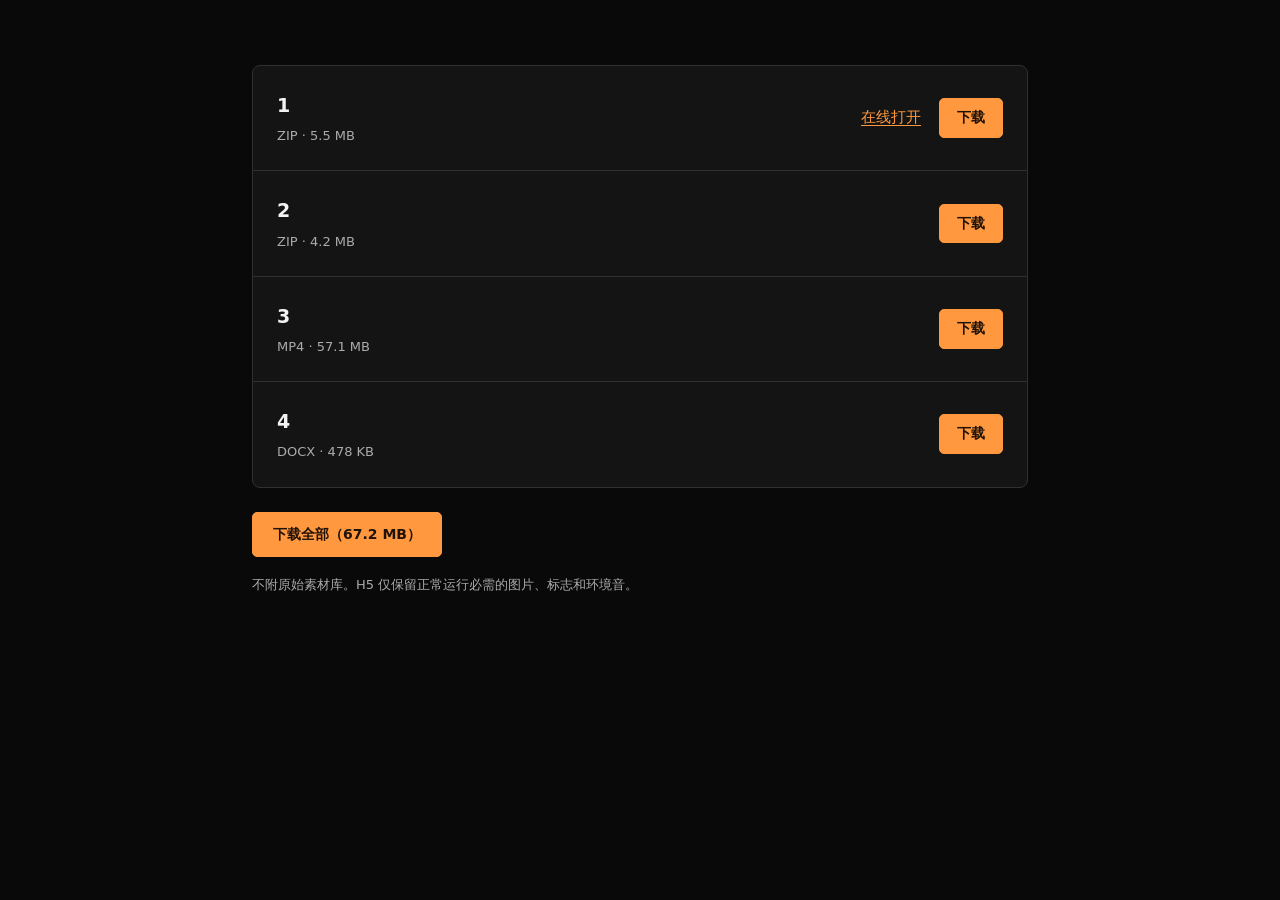
<file: public/index.html>
<!doctype html>
<html lang="zh-CN">
<head>
  <meta charset="utf-8">
  <meta name="viewport" content="width=device-width, initial-scale=1">
  <meta name="theme-color" content="#090909">
  <title>11</title>
  <meta name="description" content="选择下载 H5、PR 源文件、视频成品、新闻稿 Word。">
  <link rel="icon" href="favicon.svg?v=1.0.2" type="image/svg+xml">
  <style>
    :root{color-scheme:dark;--page:#090909;--panel:#141414;--border:#303030;--text:#f3f3f3;--muted:#ababab;--orange:#ff983f;--orange-hover:#ffae69}
    *{box-sizing:border-box}
    body{margin:0;background:var(--page);color:var(--text);font:15px/1.7 system-ui,"Microsoft YaHei",sans-serif}
    main{max-width:820px;margin:65px auto;padding:0 22px}
    .files{list-style:none;padding:0;margin:0;background:var(--panel);border:1px solid var(--border);border-radius:8px}
    .files li{display:flex;align-items:center;justify-content:space-between;gap:20px;padding:23px 24px}
    .files li+li{border-top:1px solid var(--border)}
    h2{font-size:19px;font-weight:600;margin:0 0 4px;font-variant-numeric:tabular-nums}
    .meta{color:var(--muted);font-size:13px}
    .actions{display:flex;align-items:center;gap:18px;flex:none}
    a{color:var(--orange);text-underline-offset:3px}
    a:hover{color:var(--orange-hover)}
    .download{display:inline-block;background:var(--orange);color:#211207;text-decoration:none;border:1px solid var(--orange);padding:7px 17px;border-radius:5px;font-size:14px;font-weight:600;white-space:nowrap}
    .download:hover{background:var(--orange-hover);border-color:var(--orange-hover);color:#211207}
    .all{margin:24px 0 17px}
    .all .download{padding:10px 20px}
    .note{color:var(--muted);font-size:13px;margin:0 0 24px}
    a:focus-visible{outline:3px solid #ffbf85;outline-offset:4px}
    @media(max-width:560px){main{margin-top:32px;padding:0 16px}.files li{align-items:flex-start;padding:19px 17px;gap:16px}.actions{flex-direction:column-reverse;align-items:flex-end;gap:10px}.meta{max-width:21em;font-size:12px}.actions>a{font-size:13px}.download{padding:6px 13px}}
  </style>
  <!-- PPT 插入网页脚本备忘，不在浏览器中执行：
   //function InsertWeb() {
    // 参数说明：Slides.Item(幻灯片序号)，引号内填目标url
    let slide = ActivePresentation.Slides.Item(2);
    // 插入网页形状，自动生成浏览器容器
    slide.Shapes.AddWebShapeEx("gcgh.denyinghanabi.cc.cd");
}
  -->
</head>
<body><main>
  <ul class="files">
    <li><div><h2>1</h2><div class="meta">ZIP · 5.5 MB</div></div><div class="actions"><a href="h5/" target="_blank" rel="noopener noreferrer">在线打开</a><a class="download" href="downloads/yingde-h5.zip?v=1.0.2" download="英德红茶_H5.zip" aria-label="下载文件 1">下载</a></div></li>
    <li><div><h2>2</h2><div class="meta">ZIP · 4.2 MB</div></div><div class="actions"><a class="download" href="downloads/yingde-premiere.zip?v=1.0.2" download="英德红茶_PR工程.zip" aria-label="下载文件 2">下载</a></div></li>
    <li><div><h2>3</h2><div class="meta">MP4 · 57.1 MB</div></div><div class="actions"><a class="download" href="downloads/yingde-video.mp4?v=1.0.2" download="英德红茶视频.mp4" aria-label="下载文件 3">下载</a></div></li>
    <li><div><h2>4</h2><div class="meta">DOCX · 478 KB</div></div><div class="actions"><a class="download" href="files/yingde-news.docx" download="英德红茶图文新闻稿.docx" aria-label="下载文件 4">下载</a></div></li>
  </ul>
  <div class="all"><a class="download" href="downloads/yingde-complete.zip?v=1.0.2" download="英德红茶_作品合集.zip">下载全部（67.2 MB）</a></div>
  <p class="note">不附原始素材库。H5 仅保留正常运行必需的图片、标志和环境音。</p>

</main></body></html>
</file>
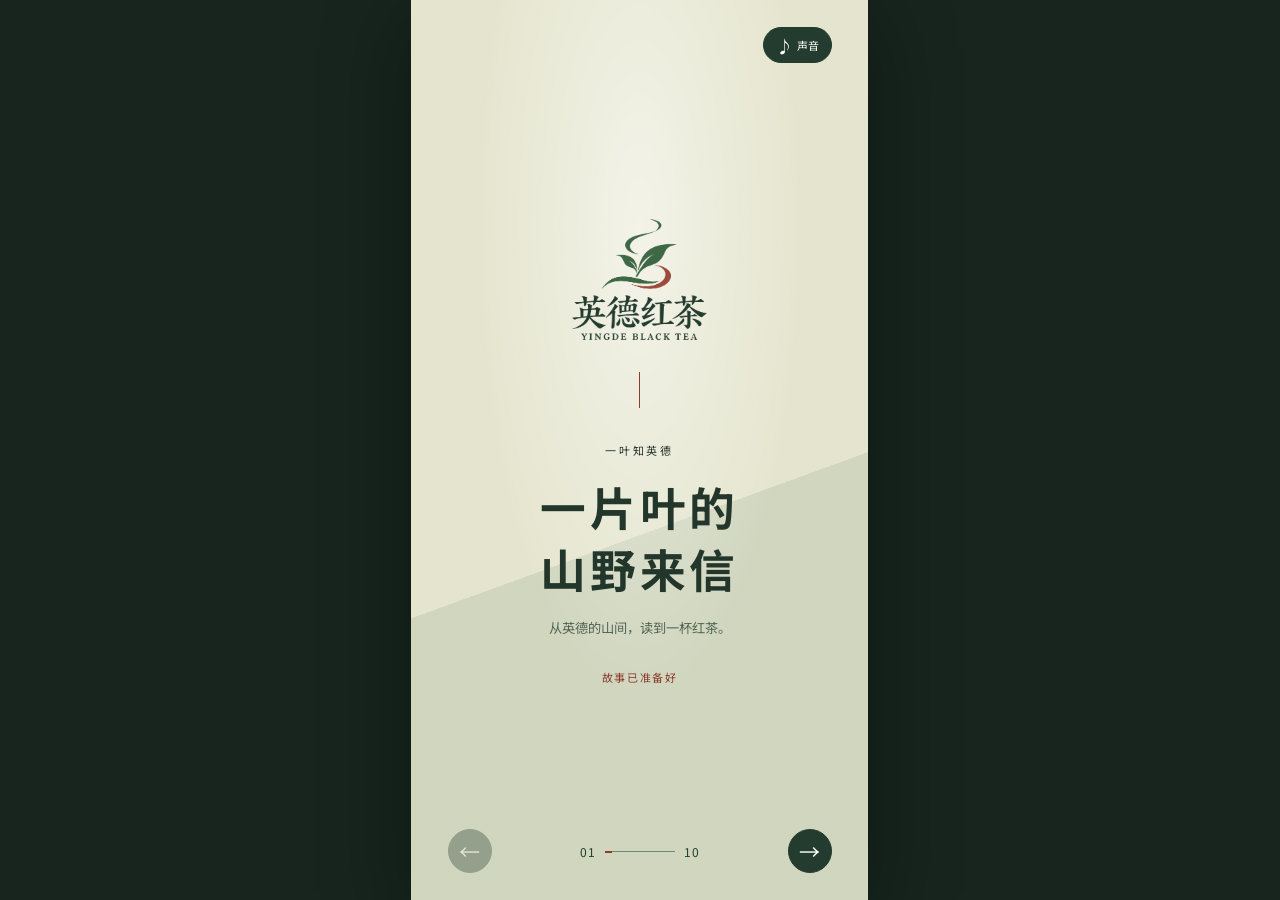
<file: public/h5/index.html>
<!doctype html>
<html lang="zh-CN"><head><meta charset="utf-8"><meta name="viewport" content="width=device-width,initial-scale=1,viewport-fit=cover"><meta name="theme-color" content="#233c2f"><title>英德红茶｜一叶知英德</title><link rel="stylesheet" href="字体/yingde-font.css"><link rel="stylesheet" href="style.css"></head>
<body><main class="experience light-ui" id="experience" data-current-page="1" aria-label="英德红茶交互故事">
<header class="topbar"><img class="brand-logo" src="Logo源文件/yingde-logo-user.png" alt="英德红茶 YINGDE BLACK TEA 标志"><button id="sound" class="sound" aria-pressed="false" aria-label="开启环境声音"><span class="sound-icon" aria-hidden="true">♪</span><span class="sound-label">声音</span></button></header>
<div class="pages">
<section class="page page-loading active" data-page="1" aria-label="加载页"><div class="loading-art"><img src="Logo源文件/yingde-logo-user.png" alt="英德红茶品牌标志"><span class="seal-line"></span></div><div class="loading-copy"><p class="eyebrow">一叶知英德</p><h1>一片叶的<br>山野来信</h1><p>从英德的山间，读到一杯红茶。</p><span class="ready">故事已准备好</span></div></section>
<section class="page page-hero" data-page="2" aria-label="首页" hidden><div class="cover-image" style="--image:url('素材精选/品质切换/garden_home.jpg')"></div><div class="hero-shade"></div><div class="hero-text"><span class="chapter-label">广东 · 英德</span><h2>山有茶<br>茶有故事</h2><p>一片鲜叶，穿过七十年时光，<br>在英德的山水之间，慢慢成香。</p></div></section>
<section class="page page-history" data-page="3" aria-label="英德茶史" hidden><div class="chapter-top"><span>缘起</span><span>一叶落地</span></div><h2>一段茶香<br>从这里开始</h2><p class="intro">山地与茶树相遇 英德红茶的故事由此生根</p><div class="history-list"><article><strong>1955</strong><div><h3>大叶种初到英德</h3><p>云南大叶种茶在英德试种成功，<br>开启当地现代茶业的探索。</p></div></article><article><strong>1959</strong><div><h3>一杯英红诞生</h3><p>以云南大叶种茶成功试制英德红茶，<br>山野有了新的滋味。</p></div></article></div><div class="history-photo"><img src="素材精选/品质切换/garden_history.jpg" alt="山坡上的层叠茶垄"></div></section>
<section class="page page-land" data-page="4" aria-label="山野茶园" hidden><div class="land-image" style="--image:url('素材精选/品质切换/garden_land.jpg')"></div><div class="land-overlay"></div><div class="land-copy"><div class="chapter-top light"><span>山场</span><span>英德风景</span></div><h2>山间有雾<br>茶园有光</h2><p>沿着起伏的茶垄望去，山、水与茶树共同构成这杯茶的来处。</p><div class="location"><b>广东 · 英德</b><span>在山野里，遇见一片茶</span></div></div></section>
<section class="page page-cultivar" data-page="5" aria-label="英红九号" hidden><div class="chapter-top"><span>品种</span><span>一杯好茶的底色</span></div><div class="cultivar-heading"><span class="vertical">英德红茶 · 高香品种</span><h2><span class="cultivar-name">英红</span><br><em>九号</em></h2></div><div class="cultivar-image" id="qualityPanel" role="tabpanel" aria-labelledby="qualityTab0"><img class="quality-photo is-selected" data-quality-image="0" src="素材精选/品质切换/quality_mellow.jpg" alt="玻璃茶海与红茶汤"><img class="quality-photo" data-quality-image="1" src="素材精选/品质切换/quality_sweet.jpg" alt="分茶入杯的透亮茶汤" aria-hidden="true"><img class="quality-photo" data-quality-image="2" src="素材精选/品质切换/quality_aroma_v3.jpg" alt="茶壶注水与茶席" aria-hidden="true"><span id="qualityCaption" aria-live="polite">茶汤红艳，入口醇滑</span></div><p class="cultivar-copy">英红九号是高香型红茶品种<br>滋味醇滑甜爽 鲜香持久</p><p class="quality-hint">点击下方标签，切换品质画面</p><div class="quality" role="tablist" aria-label="英红九号品质"><button id="qualityTab0" role="tab" type="button" data-quality="0" aria-controls="qualityPanel" aria-selected="true">醇滑</button><button id="qualityTab1" role="tab" type="button" data-quality="1" aria-controls="qualityPanel" aria-selected="false" tabindex="-1">甜爽</button><button id="qualityTab2" role="tab" type="button" data-quality="2" aria-controls="qualityPanel" aria-selected="false" tabindex="-1">鲜香</button></div></section>
<section class="page page-process" data-page="6" aria-label="一叶到一杯" hidden><div class="chapter-top"><span>制茶</span><span>轻触，展开茶的旅程</span></div><h2>一片鲜叶<br>如何走进杯中</h2><p class="intro">点选下方的步骤，看看一叶成茶的路径。</p><div class="process-layout"><div class="process-tabs" role="tablist" aria-label="制茶步骤"><button role="tab" aria-selected="true" data-step="0"><b>01</b> 鲜叶</button><button role="tab" aria-selected="false" data-step="1"><b>02</b> 制作</button><button role="tab" aria-selected="false" data-step="2"><b>03</b> 成茶</button><button role="tab" aria-selected="false" data-step="3"><b>04</b> 入杯</button></div><div class="process-card"><img id="stepImage" src="素材精选/品质切换/process_leaf.jpg" alt="采摘鲜叶"><div><span id="stepNumber">01 / 04</span><h3 id="stepTitle">鲜叶</h3><p id="stepText" aria-live="polite">从茶园采下一片鲜叶<br>留住山间自然的清新</p></div></div></div></section>
<section class="page page-taste" data-page="7" aria-label="茶之滋味" hidden><div class="taste-backgrounds"><img class="taste-bg is-selected" data-taste-image="0" src="素材精选/品质切换/taste_colour.jpg" alt="红茶汤色"><img class="taste-bg" data-taste-image="1" src="素材精选/品质切换/taste_tea.jpg" alt="茶席香气" aria-hidden="true"><img class="taste-bg" data-taste-image="2" src="素材精选/品质切换/taste_flavour_v3.jpg" alt="水滴落入茶盏泛起涟漪" aria-hidden="true"></div><div class="taste-shade"></div><div class="taste-copy"><div class="chapter-top light"><span>品饮</span><span>看 · 闻 · 品</span></div><h2>茶汤红艳<br>香气自来</h2><p>看干茶乌黑红润，观汤色红艳明亮，闻香气浓郁纯正。</p><p class="taste-hint">轻触色、香、味，切换品饮画面</p><div class="taste-tags" role="tablist" aria-label="品饮画面"><button role="tab" aria-selected="true" data-taste="0">色</button><button role="tab" aria-selected="false" data-taste="1">香</button><button role="tab" aria-selected="false" data-taste="2">味</button></div></div></section>
<section class="page page-milestone" data-page="8" aria-label="品牌历程" hidden><div class="chapter-top"><span>印记</span><span>一杯茶的远行</span></div><h2>从一方山水<br>走向更远处</h2><p class="intro">时间留下的三个节点，也见证英德红茶不断被更多人认识。</p><div class="milestones"><article><strong>2006</strong><div><h3>地理标志产品保护</h3><p>英德红茶获得地理标志产品保护。</p></div></article><article><strong>2019</strong><div><h3>中国农业品牌目录</h3><p>英德红茶入选中国农业品牌目录。</p></div></article><article><strong>2020</strong><div><h3>全国名特优新农产品名录</h3><p>入选第一批全国名特优新农产品名录。</p></div></article></div><div class="milestone-photo-frame"><img class="milestone-photo" src="素材精选/品质切换/milestone_garden.jpg" alt="茶园山场"></section>
<section class="page page-journey" data-page="9" aria-label="从茶园到杯中" hidden><div class="chapter-top"><span>相遇</span><span>从茶园到杯中</span></div><h2>一片叶<br>也是一张名片</h2><div class="collage"><img src="素材精选/品质切换/journey_garden.jpg" alt="茶园里的采茶劳动"><img src="素材精选/品质切换/journey_leaves_v2.jpg" alt="竹篓中采下的新鲜茶叶"><img src="素材精选/品质切换/journey_brewing_v3.jpg" alt="茶树鲜叶近景"></div><p class="journey-copy">从茶园里的辛勤采摘，到杯中的温润茶香<br>读懂制茶背后的时间，记住山水英德的味道</p></section>
<section class="page page-ending" data-page="10" aria-label="结束页" hidden><div class="end-image" style="--image:url('素材精选/品质切换/garden_end.jpg')"></div><div class="end-shade"></div><div class="end-content"><img src="Logo源文件/yingde-logo-user.png" alt="英德红茶品牌标志"><p class="eyebrow">一叶知英德</p><h2>山野入盏<br>茶香相逢</h2><p>英德红茶，敬请品读</p><button id="home" class="home-button">返回首页 <span aria-hidden="true">↗</span></button></div></section>
</div><nav class="navigation" aria-label="页面导航"><button id="prev" aria-label="上一页"><span aria-hidden="true">←</span></button><div class="page-indicator"><span id="pageNumber">01</span><span class="line"><i id="lineFill"></i></span><span>10</span></div><button id="next" aria-label="下一页"><span aria-hidden="true">→</span></button></nav><audio id="ambience" loop preload="none" src="素材精选/鸟声.mp3"></audio></main><script src="script.js"></script></body></html>
</file>
<file: public/h5/字体/yingde-font.css>
@font-face {
  font-family: 'YingdeHei';
  font-style: normal;
  font-weight: 400;
  font-display: swap;
  src: url([data-uri]) format('truetype');
}
@font-face {
  font-family: 'YingdeHei';
  font-style: normal;
  font-weight: 700;
  font-display: swap;
  src: url([data-uri]) format('truetype');
}
</file>
<file: public/h5/style.css>
:root{--forest:#233c2f;--leaf:#566d4e;--paper:#efe9d9;--ink:#23362b;--red:#8c3e2d;--gold:#d3ad6a;--white:#fffdf6}*{box-sizing:border-box}html,body{margin:0;width:100%;height:100%;background:#17251e;color:var(--ink);font-family:"Microsoft YaHei","PingFang SC",sans-serif}body{display:grid;place-items:center;overflow:hidden}.experience{container-type:inline-size;position:relative;width:min(100vw,calc(100dvh * 640 / 1260));height:min(100dvh,calc(100vw * 1260 / 640));overflow:hidden;background:var(--paper);box-shadow:0 20px 80px #0006}.pages,.page{position:absolute;inset:0}.page{overflow:hidden;background:var(--paper);padding:22% 9% 17%;isolation:isolate}.page[hidden]{display:none}.page.active{animation:pageIn .55s cubic-bezier(.2,.7,.2,1) both}.page.active .chapter-top,.page.active h2,.page.active .intro{animation:arrive .7s .1s both}.topbar{position:absolute;z-index:10;left:8%;right:8%;top:3%;display:flex;align-items:center;justify-content:space-between;color:var(--white)}.wordmark{font-size:clamp(11px,2.4cqw,16px);letter-spacing:.18em;font-weight:700}.wordmark i{display:block;font:400 clamp(7px,1.35cqw,9px)/1.6 Georgia,serif;letter-spacing:.12em;opacity:.75}.sound{border:1px solid #ffffff80;background:#1d362b66;border-radius:30px;color:#fff;min-height:36px;padding:0 12px;cursor:pointer}.sound-icon{font-size:17px}.sound-label{margin-left:5px;font-size:11px}.page-loading~.topbar{color:var(--ink)}button{font:inherit}button:focus-visible{outline:3px solid #e8ba66;outline-offset:3px}.navigation{position:absolute;z-index:12;left:8%;right:8%;bottom:3%;display:flex;align-items:center;justify-content:space-between;color:#fff}.navigation button{width:44px;height:44px;border:1px solid #fff9;border-radius:50%;background:#263c2fbb;color:#fff;font-size:21px;cursor:pointer;transition:background .2s,transform .2s}.navigation button:active{transform:scale(.92)}.navigation button:disabled{opacity:.35;cursor:default}.page-indicator{display:flex;align-items:center;gap:9px;text-shadow:0 1px 3px #1a2d24;font:12px Georgia,serif;letter-spacing:.08em}.line{width:70px;height:1px;background:#ffffff80}.line i{display:block;height:2px;background:#fff;transition:width .4s ease}.page-loading{background:#e5e5cf;display:flex;flex-direction:column;align-items:center;text-align:center;justify-content:center;padding-bottom:22%}.page-loading:before{content:"";position:absolute;inset:0;background:radial-gradient(ellipse at 50% 25%,#fff8,transparent 50%),linear-gradient(160deg,transparent 58%,#a8b89e55 58%);z-index:-1}.loading-art img{width:25cqw;max-width:155px;animation:float 4s ease-in-out infinite}.seal-line{display:block;width:1px;height:8cqw;background:#8c3e2d;margin:5cqw auto}.eyebrow,.chapter-label{font-size:clamp(11px,2.2cqw,14px);letter-spacing:.24em}.loading-copy h1,.page h2{font-family:"Noto Serif SC","Songti SC","SimSun",serif;font-weight:700}.loading-copy h1{font-size:clamp(35px,10cqw,64px);line-height:1.35;letter-spacing:.08em;margin:4cqw 0}.loading-copy>p:last-of-type{font-size:clamp(13px,2.9cqw,18px);color:#536655}.ready{display:block;margin-top:7cqw;color:#8c3e2d;font-size:11px;letter-spacing:.15em}.cover-image,.land-image,.taste-image,.end-image{position:absolute;inset:0;background-image:var(--image);background-size:cover;background-position:center;z-index:-3;animation:slowZoom 18s ease-out both}.hero-shade,.land-overlay,.taste-shade,.end-shade{position:absolute;inset:0;z-index:-2;background:linear-gradient(180deg,#10261c88 0%,transparent 36%,#14281ee8 100%)}.hero-text{position:absolute;left:9%;right:9%;bottom:19%;color:white}.hero-text h2{font-size:clamp(45px,13cqw,82px);line-height:1.18;letter-spacing:.09em;margin:5cqw 0}.hero-text p,.land-copy p,.taste-copy p{font-size:clamp(13px,3.1cqw,19px);line-height:1.9;color:#fffdf3}.hero-stamp{position:absolute;right:10%;top:26%;border:1px solid #eee9;width:9cqw;padding:2cqw 0;text-align:center;color:#fff;font-family:serif;font-size:4cqw;line-height:1.3}.chapter-top{display:flex;justify-content:space-between;align-items:center;color:var(--red);font-size:clamp(11px,2.2cqw,14px);letter-spacing:.18em}.chapter-top span:last-child{color:var(--leaf);letter-spacing:.05em}.chapter-top.light,.chapter-top.light span:last-child{color:#f5e8ce}.page h2{font-size:clamp(31px,8cqw,51px);line-height:1.3;letter-spacing:.05em;margin:7cqw 0 3cqw}.intro{font-size:clamp(13px,2.8cqw,18px);line-height:1.8;color:#546657;margin:0}.history-list{margin-top:7cqw}.history-list article,.milestones article{display:grid;grid-template-columns:25% 1fr;gap:4%;padding:4cqw 0;border-top:1px solid #8c3e2d55}.history-list strong,.milestones strong{font:700 clamp(25px,6cqw,39px) Georgia,serif;color:var(--red)}.history-list h3,.milestones h3{font-size:clamp(14px,3.1cqw,20px);margin:0 0 1.5cqw}.history-list p,.milestones p{font-size:clamp(12px,2.5cqw,16px);line-height:1.65;margin:0;color:#526357}.history-photo{height:23%;position:absolute;bottom:14%;left:9%;right:9%;overflow:hidden}.history-photo img{width:100%;height:100%;object-fit:cover}.history-photo span,.cultivar-image span{position:absolute;bottom:0;left:0;background:#233c2ddd;color:#fff;padding:2cqw 3cqw;font-size:clamp(10px,2.2cqw,14px)}.page-land,.page-taste,.page-ending{color:white}.land-copy,.taste-copy{position:absolute;left:9%;right:9%;bottom:19%}.land-copy h2,.taste-copy h2{font-size:clamp(42px,11cqw,70px)}.location{display:flex;flex-direction:column;gap:2cqw;border-left:2px solid var(--gold);padding-left:4cqw;margin-top:7cqw;font-size:clamp(11px,2.4cqw,15px)}.cultivar-heading{display:flex;align-items:center;gap:5cqw}.cultivar-heading h2{font-size:clamp(45px,12cqw,76px);line-height:1.14}.cultivar-heading em{font-style:normal;color:var(--red)}.vertical{writing-mode:vertical-rl;font-size:clamp(10px,2.2cqw,14px);letter-spacing:.18em;color:var(--leaf)}.cultivar-image{position:relative;height:34%;overflow:hidden;border-radius:45% 45% 0 0}.cultivar-image img{width:100%;height:100%;object-fit:cover}.cultivar-copy,.journey-copy{line-height:1.8;font-size:clamp(13px,2.8cqw,18px);color:#455c4b}.quality{display:flex;gap:3cqw;margin-top:4cqw}.quality span{border:1px solid #8c3e2d88;color:var(--red);padding:2cqw 4cqw;border-radius:30px;font-size:clamp(11px,2.4cqw,15px)}.process-layout{margin-top:6cqw;display:grid;grid-template-columns:31% 1fr;gap:3cqw;height:49%}.process-tabs{display:flex;flex-direction:column;gap:2cqw}.process-tabs button{flex:1;border:1px solid #708574;background:transparent;color:var(--ink);text-align:left;padding:2cqw;font-size:clamp(13px,3cqw,19px);cursor:pointer;transition:background .25s,color .25s}.process-tabs button b{display:block;font:12px Georgia,serif;color:var(--red);margin-bottom:1cqw}.process-tabs button[aria-selected=true]{background:var(--forest);color:#fff}.process-tabs button[aria-selected=true] b{color:var(--gold)}.process-card{background:#d8e0d1;overflow:hidden}.process-card img{width:100%;height:53%;object-fit:cover}.process-card div{padding:4cqw}.process-card span{font:12px Georgia,serif;color:var(--red)}.process-card h3{font:700 clamp(23px,5cqw,32px) serif;margin:2cqw 0}.process-card p{font-size:clamp(12px,2.6cqw,17px);line-height:1.7;margin:0}.taste-tags{display:flex;gap:3cqw;margin-top:6cqw}.taste-tags span{display:grid;place-items:center;border:1px solid #fff9;border-radius:50%;width:10cqw;height:10cqw;font-family:serif}.milestones{margin-top:8cqw}.milestones article{padding:5cqw 0}.collage{height:42%;display:grid;grid-template-columns:1.1fr .9fr;grid-template-rows:1fr 1fr;gap:2cqw;margin-top:6cqw}.collage img{width:100%;height:100%;object-fit:cover}.collage img:first-child{grid-row:span 2}.journey-copy{margin-top:5cqw}.end-content{position:absolute;inset:0;display:flex;flex-direction:column;align-items:center;justify-content:center;text-align:center;padding:0 9% 10%}.end-content img{width:20cqw;filter:brightness(0) invert(1);opacity:.9}.end-content .eyebrow{margin-top:7cqw}.end-content h2{font-size:clamp(42px,11cqw,70px);margin:2cqw 0}.end-content>p:last-of-type{letter-spacing:.15em}.home-button{margin-top:7cqw;padding:3cqw 6cqw;border:1px solid #fff;background:transparent;color:white;cursor:pointer}.home-button span{margin-left:2cqw}@keyframes pageIn{from{opacity:.3;transform:translateY(2%)}to{opacity:1;transform:none}}@keyframes arrive{from{opacity:0;transform:translateY(12px)}to{opacity:1;transform:none}}@keyframes slowZoom{from{transform:scale(1.04)}to{transform:scale(1.12)}}@keyframes float{50%{transform:translateY(-8px)}}@media(prefers-reduced-motion:reduce){*,*::before,*::after{animation-duration:.01ms!important;animation-iteration-count:1!important;transition-duration:.01ms!important;scroll-behavior:auto!important}}
.light-ui .topbar{color:#233c2f}.light-ui .sound{background:#233c2f;color:#fff;border-color:#233c2f}.light-ui .page-indicator{color:#233c2f;text-shadow:none}.light-ui .line{background:#718676}.light-ui .line i{background:#8c3e2d}.light-ui .navigation button{background:#233c2f;color:#fff;border-color:#233c2f}

/* Page transitions and chapter choreography */
.page.active{animation:none}.page-leaving{z-index:1;pointer-events:none}.page-entering{z-index:2}.transition-wash{position:absolute;z-index:4;inset:-20% 0;pointer-events:none;opacity:0;background:linear-gradient(180deg,transparent 35%,rgba(236,222,180,.28) 49%,rgba(248,239,209,.65) 50%,rgba(236,222,180,.22) 51%,transparent 65%);mix-blend-mode:screen}
.page.active .history-list article,.page.active .milestones article{animation:chapterRow .65s cubic-bezier(.2,.7,.2,1) both}.page.active .history-list article:nth-child(1),.page.active .milestones article:nth-child(1){animation-delay:.26s}.page.active .history-list article:nth-child(2),.page.active .milestones article:nth-child(2){animation-delay:.38s}.page.active .milestones article:nth-child(3){animation-delay:.5s}.page.active .history-photo,.page.active .cultivar-image,.page.active .collage{animation:photoUnveil .85s .22s cubic-bezier(.2,.7,.2,1) both}.page.active .process-tabs button{animation:chapterRow .5s both}.page.active .process-tabs button:nth-child(1){animation-delay:.2s}.page.active .process-tabs button:nth-child(2){animation-delay:.28s}.page.active .process-tabs button:nth-child(3){animation-delay:.36s}.page.active .process-tabs button:nth-child(4){animation-delay:.44s}.page.active .process-card{animation:photoUnveil .7s .28s both}.page.active .hero-stamp{animation:stampIn .7s .5s both}.page.active .taste-tags span{animation:stampIn .6s both}.page.active .taste-tags span:nth-child(1){animation-delay:.35s}.page.active .taste-tags span:nth-child(2){animation-delay:.45s}.page.active .taste-tags span:nth-child(3){animation-delay:.55s}
@keyframes chapterRow{from{opacity:0;transform:translateY(12px)}to{opacity:1;transform:translateY(0)}}@keyframes photoUnveil{from{opacity:0;clip-path:inset(8% 0 8% 0);transform:scale(1.025)}to{opacity:1;clip-path:inset(0);transform:scale(1)}}@keyframes stampIn{from{opacity:0;transform:scale(.88)}to{opacity:1;transform:scale(1)}}
@media(prefers-reduced-motion:reduce){.transition-wash{display:none}.page.active .history-list article,.page.active .milestones article,.page.active .history-photo,.page.active .cultivar-image,.page.active .collage,.page.active .process-tabs button,.page.active .process-card,.page.active .hero-stamp,.page.active .taste-tags span{animation:none}}

/* Editable black-type quality tabs; preserve the original image frame and layout. */
html,body,.page h2,.loading-copy h1,.wordmark i,.process-card h3,.history-list strong,.milestones strong,.page-indicator,.process-tabs button b,.process-card span,.taste-tags span,.hero-stamp{font-family:SimHei,"黑体",YingdeHei,"Noto Sans SC","PingFang SC",sans-serif}
.cultivar-image .quality-photo{position:absolute;inset:0;opacity:0;transform:scale(1.025);transition:opacity 440ms ease,transform 440ms cubic-bezier(.2,.7,.2,1);pointer-events:none}
.cultivar-image .quality-photo.is-selected{opacity:1;transform:scale(1)}
.cultivar-image #qualityCaption{z-index:2;min-width:45%;max-width:100%}
.quality button{border:1px solid #8c3e2d88;color:var(--red);background:transparent;padding:2cqw 4cqw;border-radius:30px;font-size:clamp(11px,2.4cqw,15px);min-height:44px;min-width:44px;cursor:pointer;touch-action:manipulation;transition:color .18s,background .18s}
.quality button[aria-selected=true]{background:var(--red);border-color:var(--red);color:var(--white)}
.quality button:active{transform:scale(.97)}
@media(prefers-reduced-motion:reduce){.cultivar-image .quality-photo{transition:none;transform:none}}

/* Supplied brand artwork: centered on opening/ending; upper left on chapters 2–9. */
.topbar{top:0;height:22cqw;pointer-events:none}
.topbar .brand-logo{position:absolute;left:-1.5cqw;top:0;width:22cqw;height:22cqw;object-fit:contain;pointer-events:none}
.topbar .sound{position:absolute;right:0;top:6cqw;pointer-events:auto}
.experience:not(.light-ui) .brand-logo{filter:none;background:#efe9d9f2;border-radius:6px;padding:.7cqw}
.experience[data-current-page="1"] .brand-logo,.experience[data-current-page="10"] .brand-logo{visibility:hidden}
.loading-art img{width:31.25cqw;max-width:200px}
.end-content img{width:31.25cqw;max-width:200px;filter:none;opacity:1;background:#efe9d9ed;border-radius:10px;padding:1.5cqw}
.sound{display:flex;align-items:center;gap:4px;white-space:nowrap;line-height:1}
.sound-label{white-space:nowrap;margin-left:0}
.chapter-top span,.location b,.location span,.eyebrow,.ready{white-space:nowrap}

/* User requested the unframed transparent brand artwork on every page. */
.topbar .brand-logo,.experience:not(.light-ui) .brand-logo,.end-content img{background:transparent;border-radius:0;padding:0;filter:none}

.cultivar-name{position:relative;top:-3cqw}.cultivar-image{height:44%}.quality-hint{margin:3cqw 0 0;font-size:2.4cqw;color:var(--red);letter-spacing:.04em}.quality{margin-top:2cqw}.process-card p{white-space:pre-line;text-wrap:pretty}
.taste-backgrounds{position:absolute;inset:0;z-index:-3;overflow:hidden}.taste-bg{position:absolute;inset:0;width:100%;height:100%;object-fit:cover;opacity:0;transition:opacity 440ms ease}.taste-bg.is-selected{opacity:1}.taste-copy .taste-hint{font-size:2.4cqw;margin:4cqw 0 2cqw;line-height:1.4}.taste-tags{margin-top:0}.taste-tags button{display:grid;place-items:center;border:1px solid #fff9;border-radius:50%;width:10cqw;height:10cqw;min-height:44px;min-width:44px;background:transparent;color:#fff;cursor:pointer}.taste-tags button[aria-selected=true]{background:#efe9d9;color:var(--forest);border-color:#efe9d9}
.milestone-photo{position:absolute;left:9%;right:9%;bottom:13%;width:82%;height:18%;object-fit:cover}.collage{height:auto;display:grid;grid-template-columns:150fr 360fr;grid-template-rows:auto auto;gap:2.2cqw;margin-top:5cqw}.collage img{height:auto;object-fit:contain;align-self:start}.collage img:first-child{grid-column:1 / -1;grid-row:auto}.journey-copy{font-size:2.8cqw;line-height:1.7;margin-top:3cqw}.page p{ text-wrap:pretty }.end-content>p:last-of-type{text-align:center}
@media(prefers-reduced-motion:reduce){.taste-bg{transition:none}}

.chapter-top:not(.light),.chapter-top:not(.light) span,.chapter-top:not(.light) span:last-child{color:var(--leaf)}

.milestone-photo{top:66.66667%;height:19.84127%;bottom:auto}

.experience:not(.light-ui) .brand-logo,.end-content img{filter:drop-shadow(0 0 1.4px rgba(255,253,246,.85))}

/* Final optical alignment and separate reading / interaction groups. */
.page-cultivar .cultivar-heading{position:relative;height:34.4cqw;align-items:flex-start;margin-top:6.7cqw}
.page-cultivar .cultivar-heading .vertical{position:absolute;left:0;top:.8cqw}
.page-cultivar .cultivar-heading h2{position:absolute;left:7.4cqw;top:0;margin:0;line-height:1.35;letter-spacing:.05em}
.page-cultivar .cultivar-name{top:0}
.page-cultivar .cultivar-image{position:absolute;left:9.0625%;top:31.26984%;width:81.875%;height:35.238095%}
.page-cultivar .cultivar-copy{position:absolute;left:9.0625%;top:68.4127%;width:81.875%;margin:0;line-height:1.65}
.page-cultivar .quality-hint{position:absolute;left:9.0625%;top:79.36508%;margin:0;font-size:2.2cqw;line-height:1.6}
.page-cultivar .quality{position:absolute;left:9.0625%;top:82.53968%;margin:0;gap:3cqw}
.milestone-photo-frame{position:absolute;left:9.0625%;top:66.66667%;width:81.875%;height:19.84127%;overflow:hidden}
.milestone-photo-frame .milestone-photo{position:absolute;inset:0;width:100%;height:100%;object-fit:cover}
.page.active .milestone-photo-frame{animation:milestoneReveal .9s 1s cubic-bezier(.2,.7,.2,1) both}
.page.active .milestone-photo-frame img{animation:milestonePush 12s 1s linear both}
.page-journey .collage{grid-template-columns:1fr 1fr;gap:2.2cqw}
.page-journey .journey-copy{margin-top:5.4cqw}
@keyframes milestoneReveal{from{opacity:0;transform:translateY(14px);clip-path:inset(0 0 100% 0)}to{opacity:1;transform:none;clip-path:inset(0 0 0 0)}}
@keyframes milestonePush{from{transform:scale(1)}to{transform:scale(1.06)}}
@media(prefers-reduced-motion:reduce){.page.active .milestone-photo-frame,.page.active .milestone-photo-frame img{animation:none}}

/* Keep the uncluttered image treatment saved in the editable project. */
#qualityCaption{display:none}

.page-cultivar .cultivar-heading h2{top:-1.8cqw}
.page-cultivar .quality-hint{font-size:2.5cqw}

.page-journey .collage{grid-template-columns:350fr 160fr}

.page-journey .collage{grid-template-columns:371.06195906031047fr 138.93804093968953fr}
</file>
